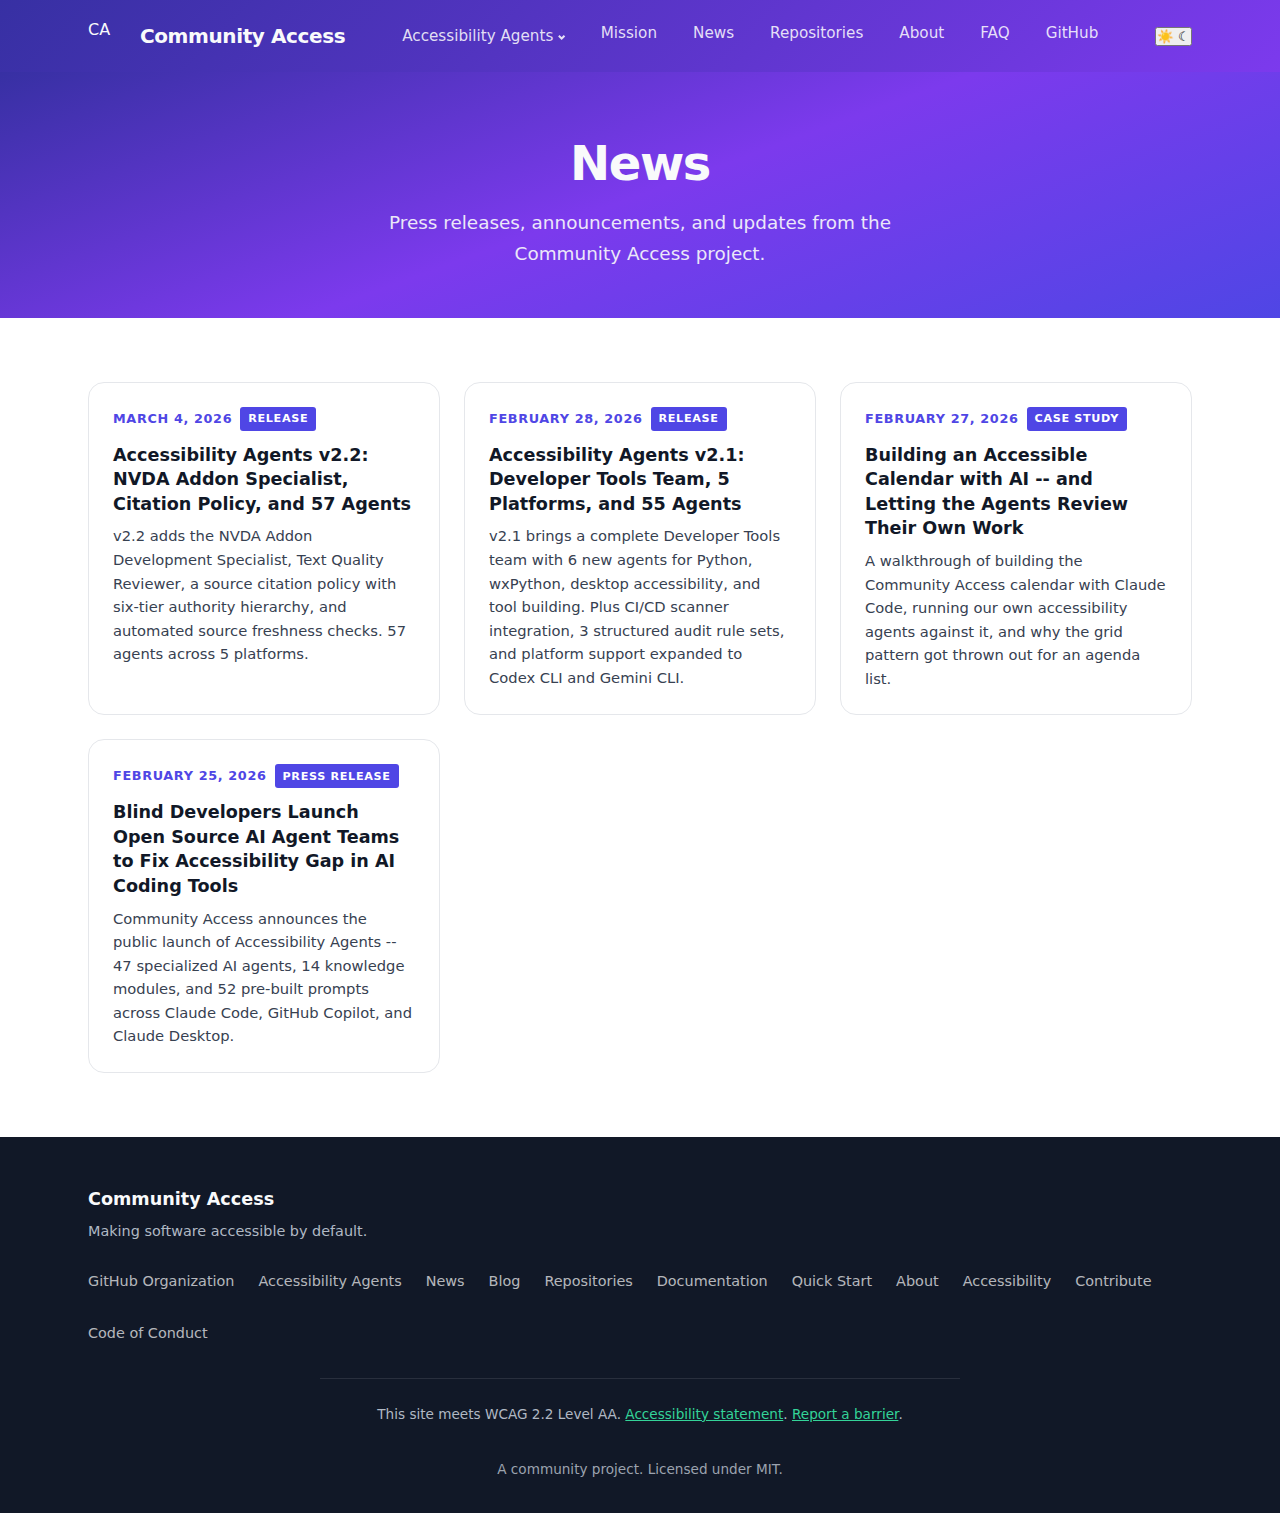
<file: news.html>
<!DOCTYPE html>
<html lang="en">
<head>
  <meta charset="UTF-8">
  <meta name="viewport" content="width=device-width, initial-scale=1.0">
  <meta name="description" content="News and press releases from Community Access -- the open source accessibility agents project.">
  <title>News -- Community Access</title>
  <link rel="icon" href="https://avatars.githubusercontent.com/u/263509777?v=4&s=32" type="image/png">
  <link rel="apple-touch-icon" href="https://avatars.githubusercontent.com/u/263509777?v=4&s=180">
  <meta property="og:title" content="News — Community Access">
  <meta property="og:description" content="News and press releases from Community Access — the open source accessibility agents project.">
  <meta property="og:image" content="https://avatars.githubusercontent.com/u/263509777?v=4&s=400">
  <meta property="og:url" content="https://community-access.github.io/news.html">
  <meta property="og:type" content="website">
  <meta name="twitter:card" content="summary">
  <link rel="stylesheet" href="styles.css">
  <link rel="alternate" type="application/rss+xml" title="Community Access RSS Feed" href="https://community-access.org/feed.xml">
  <style>
    /* === Page Header === */
    .page-header {
      background: linear-gradient(160deg, var(--ca-indigo-dark) 0%, var(--ca-violet) 50%, var(--ca-indigo) 100%);
      color: var(--ca-gray-50);
      padding: 4rem 0 3rem;
      text-align: center;
    }
    .page-header h1 {
      font-size: clamp(2rem, 4vw, 3rem);
      font-weight: 800;
      letter-spacing: -0.03em;
      line-height: 1.15;
      margin-bottom: 1rem;
    }
    .page-header p {
      font-size: 1.15rem;
      max-width: 36rem;
      margin: 0 auto;
      opacity: 0.9;
    }

    /* === News List (uses shared .news-grid / .news-card from styles.css) === */
    .news-list-section { padding: 4rem 0; }

    /* === Single Post === */
    .post-content {
      max-width: 52rem;
      margin: 0 auto;
      padding: 3rem 0 5rem;
    }
    .post-content .post-back {
      display: inline-block;
      margin-bottom: 2rem;
      color: var(--ca-indigo-light);
      text-decoration: underline;
      font-weight: 600;
      font-size: 0.95rem;
    }
    .post-content .post-back:hover { text-decoration-thickness: 2px; }
    .post-content h1 {
      font-size: clamp(1.75rem, 3.5vw, 2.5rem);
      font-weight: 800;
      color: var(--ca-gray-900);
      line-height: 1.2;
      margin-bottom: 1rem;
    }
    .post-content .post-meta {
      margin-bottom: 2rem;
      font-size: 0.85rem;
      font-weight: 600;
      color: var(--ca-gray-700);
    }
    .post-content .post-date { color: var(--ca-indigo-light); }
    .post-content .post-type { color: var(--ca-gray-700); }
    .post-body h2 {
      font-size: 1.5rem;
      font-weight: 800;
      color: var(--ca-gray-900);
      margin: 2.5rem 0 1rem;
      letter-spacing: -0.01em;
    }
    .post-body h3 {
      font-size: 1.2rem;
      font-weight: 700;
      color: var(--ca-gray-900);
      margin: 2rem 0 0.75rem;
    }
    .post-body p {
      color: var(--ca-gray-700);
      font-size: 1.05rem;
      line-height: 1.8;
      margin-bottom: 1.25rem;
    }
    .post-body ul, .post-body ol {
      margin: 1rem 0 1.25rem 1.5rem;
      color: var(--ca-gray-700);
      font-size: 1.05rem;
      line-height: 1.8;
    }
    .post-body li { margin-bottom: 0.5rem; }
    .post-body strong { color: var(--ca-gray-900); }
    .post-body a { color: var(--ca-indigo-light); text-decoration: underline; text-underline-offset: 2px; }
    .post-body a:hover { text-decoration-thickness: 2px; }
    .post-body code {
      font-family: var(--font-mono);
      background: var(--ca-gray-100);
      padding: 0.15rem 0.4rem;
      border-radius: 4px;
      font-size: 0.9em;
    }
    .post-body pre {
      background: var(--ca-gray-900);
      color: #e2e8f0;
      padding: 1.25rem 1.5rem;
      border-radius: 10px;
      overflow-x: auto;
      font-family: var(--font-mono);
      font-size: 0.9rem;
      line-height: 1.6;
      margin: 1.5rem 0;
    }
    .post-body pre code {
      background: none;
      padding: 0;
      border-radius: 0;
      font-size: inherit;
      color: inherit;
    }
    @media (prefers-color-scheme: dark) {
      .post-body pre { background: #0f172a; border: 1px solid var(--ca-gray-200); }
    }
    .post-body blockquote {
      border-left: 4px solid var(--ca-indigo-light);
      padding: 1rem 1.5rem;
      margin: 1.5rem 0;
      background: var(--ca-gray-50);
      border-radius: 0 8px 8px 0;
    }
    .post-body blockquote p { margin-bottom: 0; }

    /* === Pagination === */
    .pagination {
      max-width: 52rem;
      margin: 0 auto 3rem;
      padding-top: 1rem;
    }
    .pagination-list {
      list-style: none;
      display: flex;
      justify-content: center;
      align-items: center;
      gap: 0.35rem;
      flex-wrap: wrap;
    }
    .pagination-btn {
      display: inline-flex;
      align-items: center;
      justify-content: center;
      min-width: 2.75rem;
      height: 2.75rem;
      padding: 0.5rem 0.85rem;
      border: 2px solid var(--ca-gray-200);
      border-radius: 8px;
      background: var(--ca-white);
      color: var(--ca-gray-800);
      font-family: inherit;
      font-size: 0.95rem;
      font-weight: 600;
      text-decoration: none;
      cursor: pointer;
      transition: background var(--transition), border-color var(--transition), color var(--transition);
    }
    .pagination-btn:hover {
      background: var(--ca-gray-100);
      border-color: var(--ca-indigo-light);
      color: var(--ca-indigo-light);
    }
    .pagination-btn[aria-current="page"] {
      background: var(--ca-indigo);
      border-color: var(--ca-indigo);
      color: var(--ca-gray-50);
      cursor: default;
    }
    @media (prefers-color-scheme: dark) {
      .pagination-btn[aria-current="page"] {
        background: var(--ca-indigo-light);
        border-color: var(--ca-indigo-light);
        color: #1e1b4b;
      }
    }
    .pagination-btn:disabled {
      opacity: 0.55;
      cursor: not-allowed;
    }
    .pagination-btn:disabled:hover {
      background: var(--ca-white);
      border-color: var(--ca-gray-200);
      color: var(--ca-gray-800);
    }
    .pagination-ellipsis {
      display: inline-flex;
      align-items: center;
      justify-content: center;
      min-width: 2rem;
      height: 2.75rem;
      color: var(--ca-gray-700);
      font-weight: 600;
      user-select: none;
    }

    /* === Loading === */
    .loading {
      text-align: center;
      padding: 4rem 0;
      color: var(--ca-gray-700);
      font-size: 1.1rem;
    }

    @media (max-width: 48rem) {
      .page-header { padding: 3rem 0 2rem; }
      .post-content { padding: 2rem 0 3rem; }
    }
  </style>
</head>
<body>

<a href="#main" class="skip-link">Skip to main content</a>

<header class="site-header">
  <div class="container header-inner">
    <a href="index.html" class="logo" aria-label="Community Access home">
      <span class="logo-mark" aria-hidden="true">CA</span>
      <span class="logo-text">Community Access</span>
    </a>
    <nav class="header-nav" aria-label="Main navigation">
      <ul>
        <li class="nav-dropdown">
          <button class="nav-dropdown-toggle" aria-expanded="false">Accessibility Agents</button>
          <ul class="nav-dropdown-menu">
            <li><a href="docs.html">Documentation</a></li>
            <li><a href="index.html#agents">Agents</a></li>
            <li><a href="index.html#install">Install</a></li>
            <li><a href="index.html#contribute">Contribute</a></li>
          </ul>
        </li>
        <li><a href="index.html#mission">Mission</a></li>
        <li><a href="news.html" aria-current="page">News</a></li>
        <li><a href="repos.html">Repositories</a></li>
        <li><a href="about.html">About</a></li>
        <li><a href="index.html#faq">FAQ</a></li>
        <li><a href="https://github.com/Community-Access">GitHub</a></li>
      </ul>
    </nav>
    <button class="theme-toggle" type="button" aria-label="Switch to dark mode">
      <span class="icon-sun" aria-hidden="true">&#9728;&#65039;</span>
      <span class="icon-moon" aria-hidden="true">&#9790;&#65039;</span>
    </button>
  </div>
</header>

<main id="main">

<div id="page-header-region" class="page-header">
  <div class="container">
    <h1>News</h1>
    <p>Press releases, announcements, and updates from the Community Access project.</p>
  </div>
</div>
  <div class="container">
    <div id="news-content">
      <p class="loading">Loading posts...</p>
    </div>
    <div class="sr-only" aria-live="polite" id="news-status"></div>
  </div>
</main>

<footer class="site-footer">
  <div class="container">
    <div class="footer-inner">
      <div>
        <span style="font-weight:700; font-size:1.1rem;">Community Access</span>
        <p style="color:#b0b8c4; font-size:0.9rem; margin-top:0.25rem;">Making software accessible by default.</p>
      </div>
      <nav aria-label="Footer navigation">
        <ul class="footer-links">
          <li><a href="https://github.com/Community-Access">GitHub Organization</a></li>
          <li><a href="https://github.com/Community-Access/accessibility-agents">Accessibility Agents</a></li>
          <li><a href="news.html">News</a></li>
          <li><a href="blog.html">Blog</a></li>
          <li><a href="repos.html">Repositories</a></li>
          <li><a href="docs.html">Documentation</a></li>
          <li><a href="quickstart.html">Quick Start</a></li>
          <li><a href="about.html">About</a></li>
          <li><a href="accessibility.html">Accessibility</a></li>
          <li><a href="https://github.com/Community-Access/accessibility-agents/blob/main/CONTRIBUTING.md">Contribute</a></li>
          <li><a href="https://github.com/Community-Access/accessibility-agents/blob/main/CODE_OF_CONDUCT.md">Code of Conduct</a></li>
        </ul>
      </nav>
    </div>
    <div class="a11y-statement">
      <p>This site meets WCAG 2.2 Level AA. <a href="accessibility.html" style="color:var(--ca-emerald-light);">Accessibility statement</a>. <a href="https://github.com/Community-Access/accessibility-agents/issues" style="color:var(--ca-emerald-light);">Report a barrier</a>.</p>
    </div>
    <p class="footer-copy">A community project. Licensed under MIT.</p>
  </div>
</footer>

<script>
(function () {
  'use strict';

  // Dropdown menu
  var dropdown = document.querySelector('.nav-dropdown');
  if (dropdown) {
    var toggle = dropdown.querySelector('.nav-dropdown-toggle');
    var menu = dropdown.querySelector('.nav-dropdown-menu');
    function openMenu() { toggle.setAttribute('aria-expanded', 'true'); menu.classList.add('open'); var first = menu.querySelector('a'); if (first) first.focus(); }
    function closeMenu(ret) { toggle.setAttribute('aria-expanded', 'false'); menu.classList.remove('open'); if (ret) toggle.focus(); }
    toggle.addEventListener('click', function () { toggle.getAttribute('aria-expanded') === 'true' ? closeMenu(true) : openMenu(); });
    toggle.addEventListener('keydown', function (e) {
      if (e.key === 'ArrowDown') { e.preventDefault(); openMenu(); }
    });
    menu.addEventListener('keydown', function (e) {
      var links = menu.querySelectorAll('a');
      var idx = Array.prototype.indexOf.call(links, document.activeElement);
      if (e.key === 'ArrowDown') { e.preventDefault(); if (idx < links.length - 1) links[idx + 1].focus(); }
      else if (e.key === 'ArrowUp') { e.preventDefault(); if (idx > 0) links[idx - 1].focus(); else toggle.focus(); }
      else if (e.key === 'Escape') { e.preventDefault(); closeMenu(true); }
    });
    document.addEventListener('click', function (e) { if (!dropdown.contains(e.target)) closeMenu(false); });
  }

  // Simple markdown to HTML converter
  function md(text) {
    // Remove the H1 title (first line starting with #) - we render it separately
    var lines = text.split('\n');
    var titleLine = -1;
    for (var i = 0; i < lines.length; i++) {
      if (lines[i].match(/^# /)) { titleLine = i; break; }
    }
    if (titleLine >= 0) lines.splice(titleLine, 1);
    text = lines.join('\n');

    var html = text
      // Code blocks
      .replace(/```(\w*)\n([\s\S]*?)```/g, function (m, lang, code) {
        return '<pre><code>' + code.replace(/</g, '&lt;').replace(/>/g, '&gt;').trim() + '</code></pre>';
      })
      // Headers
      .replace(/^### (.+)$/gm, '<h3>$1</h3>')
      .replace(/^## (.+)$/gm, '<h2>$1</h2>')
      // Bold
      .replace(/\*\*(.+?)\*\*/g, '<strong>$1</strong>')
      // Italic
      .replace(/\*(.+?)\*/g, '<em>$1</em>')
      // Links
      .replace(/\[([^\]]+)\]\(([^)]+)\)/g, '<a href="$2">$1</a>')
      // Bare URLs
      .replace(/(^|[^"(])((https?:\/\/)[^\s<]+)/gm, '$1<a href="$2">$2</a>')
      // Unordered lists
      .replace(/^- (.+)$/gm, '<li>$1</li>')
      // Inline code
      .replace(/`([^`]+)`/g, '<code>$1</code>')
      // Paragraphs
      .replace(/\n\n+/g, '\n\n');

    // Wrap loose li elements in ul
    html = html.replace(/((?:<li>.*<\/li>\n?)+)/g, '<ul>$1</ul>');

    // Wrap remaining text blocks in p tags
    var blocks = html.split('\n\n');
    html = blocks.map(function (block) {
      block = block.trim();
      if (!block) return '';
      if (block.match(/^<(h[23]|ul|ol|pre|blockquote)/)) return block;
      if (block.match(/^<li/)) return '<ul>' + block + '</ul>';
      return '<p>' + block.replace(/\n/g, '<br>') + '</p>';
    }).join('\n');

    return html;
  }

  // Format date
  function formatDate(dateStr) {
    var d = new Date(dateStr + 'T12:00:00');
    var months = ['January','February','March','April','May','June','July','August','September','October','November','December'];
    return months[d.getMonth()] + ' ' + d.getDate() + ', ' + d.getFullYear();
  }

  // Get slug from URL hash
  function getSlug() {
    var hash = window.location.hash;
    if (hash && hash.indexOf('#post/') === 0) return hash.substring(6);
    return null;
  }

  var container = document.getElementById('news-content');
  var headerRegion = document.getElementById('page-header-region');
  var POSTS_PER_PAGE = 6;

  // Get current page from URL query parameter
  function getCurrentPage() {
    var params = new URLSearchParams(window.location.search);
    var p = parseInt(params.get('page'), 10);
    return (p && p > 0) ? p : 1;
  }

  // Update URL without full reload
  function setPageURL(page) {
    var url = new URL(window.location);
    if (page <= 1) {
      url.searchParams.delete('page');
    } else {
      url.searchParams.set('page', page);
    }
    // Remove hash when on list view
    url.hash = '';
    history.pushState(null, '', url);
  }

  // Build pagination range with ellipsis
  function getPageRange(current, total) {
    if (total <= 7) {
      var arr = [];
      for (var i = 1; i <= total; i++) arr.push(i);
      return arr;
    }
    var pages = [1];
    var start = Math.max(2, current - 1);
    var end = Math.min(total - 1, current + 1);
    if (start > 2) pages.push('...');
    for (var j = start; j <= end; j++) pages.push(j);
    if (end < total - 1) pages.push('...');
    pages.push(total);
    return pages;
  }

  var ORG = 'Community-Access';

  // Fetch manual posts from posts.json
  var postsPromise = fetch('posts/posts.json')
    .then(function (r) { return r.json(); })
    .then(function (posts) {
      return posts.map(function (p) {
        return { date: p.date, sortKey: p.date, title: p.title, summary: p.summary, type: p.type || '', repo: '', slug: p.slug, url: '#post/' + p.slug };
      });
    })
    .catch(function () { return []; });

  // Fetch releases from all org repos
  var releasesPromise = fetch('https://api.github.com/orgs/' + ORG + '/repos?type=sources&per_page=100', {
      headers: { 'Accept': 'application/vnd.github+json' }
    })
    .then(function (r) { return r.json(); })
    .then(function (repos) {
      if (!Array.isArray(repos)) return [];
      var fetches = repos
        .filter(function (r) { return !r.fork; })
        .map(function (repo) {
          return fetch('https://api.github.com/repos/' + repo.full_name + '/releases?per_page=5', {
            headers: { 'Accept': 'application/vnd.github+json' }
          })
          .then(function (r) { return r.json(); })
          .then(function (releases) {
            if (!Array.isArray(releases)) return [];
            return releases.map(function (rel) {
              var sortKey = rel.published_at || rel.created_at;
              var date = sortKey.slice(0, 10);
              var body = rel.body || '';
              var summary = body.length > 150 ? body.slice(0, 150) + '...' : body;
              summary = summary.replace(/[#*_`\[\]]/g, '').replace(/\n/g, ' ').trim();
              return { date: date, sortKey: sortKey, title: rel.name || rel.tag_name, summary: summary || 'New release published.', type: 'Release', repo: repo.name, slug: null, url: rel.html_url };
            });
          })
          .catch(function () { return []; });
        });
      return Promise.all(fetches).then(function (results) {
        return results.reduce(function (acc, arr) { return acc.concat(arr); }, []);
      });
    })
    .catch(function () { return []; });

  // Combine posts + releases (deduplicate releases covered by manual posts)
  Promise.all([postsPromise, releasesPromise])
    .then(function (results) {
      var manualPosts = results[0];
      var releases = results[1];
      var postTitlesLower = manualPosts.map(function (p) { return p.title.toLowerCase(); });
      releases = releases.filter(function (rel) {
        var t = rel.title.toLowerCase();
        return !postTitlesLower.some(function (pt) { return pt.indexOf(t) !== -1; });
      });
      var posts = manualPosts.concat(releases);
      posts.sort(function (a, b) { return b.sortKey.localeCompare(a.sortKey); });

      function renderList() {
        headerRegion.querySelector('h1').textContent = 'News';
        document.title = 'News -- Community Access';

        if (posts.length === 0) {
          container.innerHTML = '<p class="loading">No posts yet. Check back soon.</p>';
          return;
        }

        var currentPage = getCurrentPage();
        var totalPages = Math.ceil(posts.length / POSTS_PER_PAGE);
        if (currentPage > totalPages) currentPage = totalPages;
        var startIdx = (currentPage - 1) * POSTS_PER_PAGE;
        var pagePosts = posts.slice(startIdx, startIdx + POSTS_PER_PAGE);

        var html = '<div class="news-list-section"><div class="news-grid">';
        pagePosts.forEach(function (post) {
          html += '<article class="news-card">';
          html += '<div class="news-card-meta">';
          html += '<time class="news-card-date" datetime="' + post.date + '">' + formatDate(post.date) + '</time>';
          if (post.type) html += '<span class="news-badge news-badge-type">' + post.type + '</span>';
          if (post.repo) html += '<span class="news-badge news-badge-repo">' + post.repo + '</span>';
          html += '</div>';
          html += '<h2 class="news-card-title"><a href="' + post.url + '">' + post.title + '</a></h2>';
          html += '<p class="news-card-summary">' + post.summary + '</p>';
          html += '</article>';
        });
        html += '</div></div>';

        // Pagination controls
        if (totalPages > 1) {
          html += '<nav class="pagination" aria-label="News pagination">';
          html += '<ul class="pagination-list">';
          html += '<li><button class="pagination-btn" data-page="' + (currentPage - 1) + '"' + (currentPage === 1 ? ' disabled' : '') + ' aria-label="Previous page">Previous</button></li>';
          var range = getPageRange(currentPage, totalPages);
          range.forEach(function (p) {
            if (p === '...') {
              html += '<li><span class="pagination-ellipsis" aria-hidden="true">&hellip;</span></li>';
            } else {
              html += '<li><button class="pagination-btn" data-page="' + p + '"';
              if (p === currentPage) html += ' aria-current="page"';
              html += ' aria-label="Page ' + p + '">' + p + '</button></li>';
            }
          });
          html += '<li><button class="pagination-btn" data-page="' + (currentPage + 1) + '"' + (currentPage === totalPages ? ' disabled' : '') + ' aria-label="Next page">Next</button></li>';
          html += '</ul>';
          html += '</nav>';
        }

        container.innerHTML = html;

        // Bind pagination clicks
        var buttons = container.querySelectorAll('.pagination-btn[data-page]');
        buttons.forEach(function (btn) {
          btn.addEventListener('click', function () {
            if (btn.disabled) return;
            var page = parseInt(btn.getAttribute('data-page'), 10);
            if (page === currentPage) return;
            setPageURL(page);
            renderList();
            window.scrollTo(0, 0);
            // Focus the newly active page button in the pagination
            var active = container.querySelector('.pagination-btn[aria-current="page"]');
            if (active) { active.focus(); }
          });
        });

        var ns = document.getElementById('news-status');
        if (ns) ns.textContent = 'Page ' + currentPage + ' of ' + totalPages + ', showing ' + pagePosts.length + ' articles';
      }

      function renderPost(slug) {
        var post = null;
        for (var i = 0; i < posts.length; i++) {
          if (posts[i].slug && posts[i].slug === slug) { post = posts[i]; break; }
        }
        if (!post) {
          container.innerHTML = '<div class="post-content"><p>Post not found. <a href="news.html">Back to News</a></p></div>';
          return;
        }

        document.title = post.title + ' -- Community Access';
        headerRegion.querySelector('h1').textContent = post.type || 'News';

        container.innerHTML = '<div class="post-content"><p class="loading">Loading article...</p></div>';

        fetch('posts/' + slug + '.md')
          .then(function (r) { return r.text(); })
          .then(function (text) {
            // Extract title from first H1
            var titleMatch = text.match(/^# (.+)$/m);
            var title = titleMatch ? titleMatch[1] : post.title;

            var html = '<article class="post-content">';
            html += '<a href="news.html" class="post-back">Back to News</a>';
            html += '<h1>' + title + '</h1>';
            html += '<p class="post-meta"><time class="post-date" datetime="' + post.date + '">' + formatDate(post.date) + '</time>';
            if (post.type) html += ' <span class="post-type">' + post.type + '</span>';
            html += '</p>';
            html += '<div class="post-body">' + md(text) + '</div>';
            html += '</article>';
            container.innerHTML = html;
            var heading = container.querySelector('h1');
            if (heading) { heading.setAttribute('tabindex', '-1'); heading.focus(); }
            var ns = document.getElementById('news-status');
            if (ns) ns.textContent = 'Loaded: ' + title;
            window.scrollTo(0, 0);
          })
          .catch(function () {
            container.innerHTML = '<div class="post-content"><p>Error loading article. <a href="news.html">Back to News</a></p></div>';
          });
      }

      // Route
      function route() {
        var slug = getSlug();
        if (slug) {
          renderPost(slug);
        } else {
          renderList();
        }
      }

      route();
      window.addEventListener('hashchange', route);
      window.addEventListener('popstate', function () {
        if (!getSlug()) renderList();
      });
    })
    .catch(function () {
      container.innerHTML = '<p class="loading">Unable to load posts. Please try again later.</p>';
    });
})();
</script>
</body>
</html>
</file>
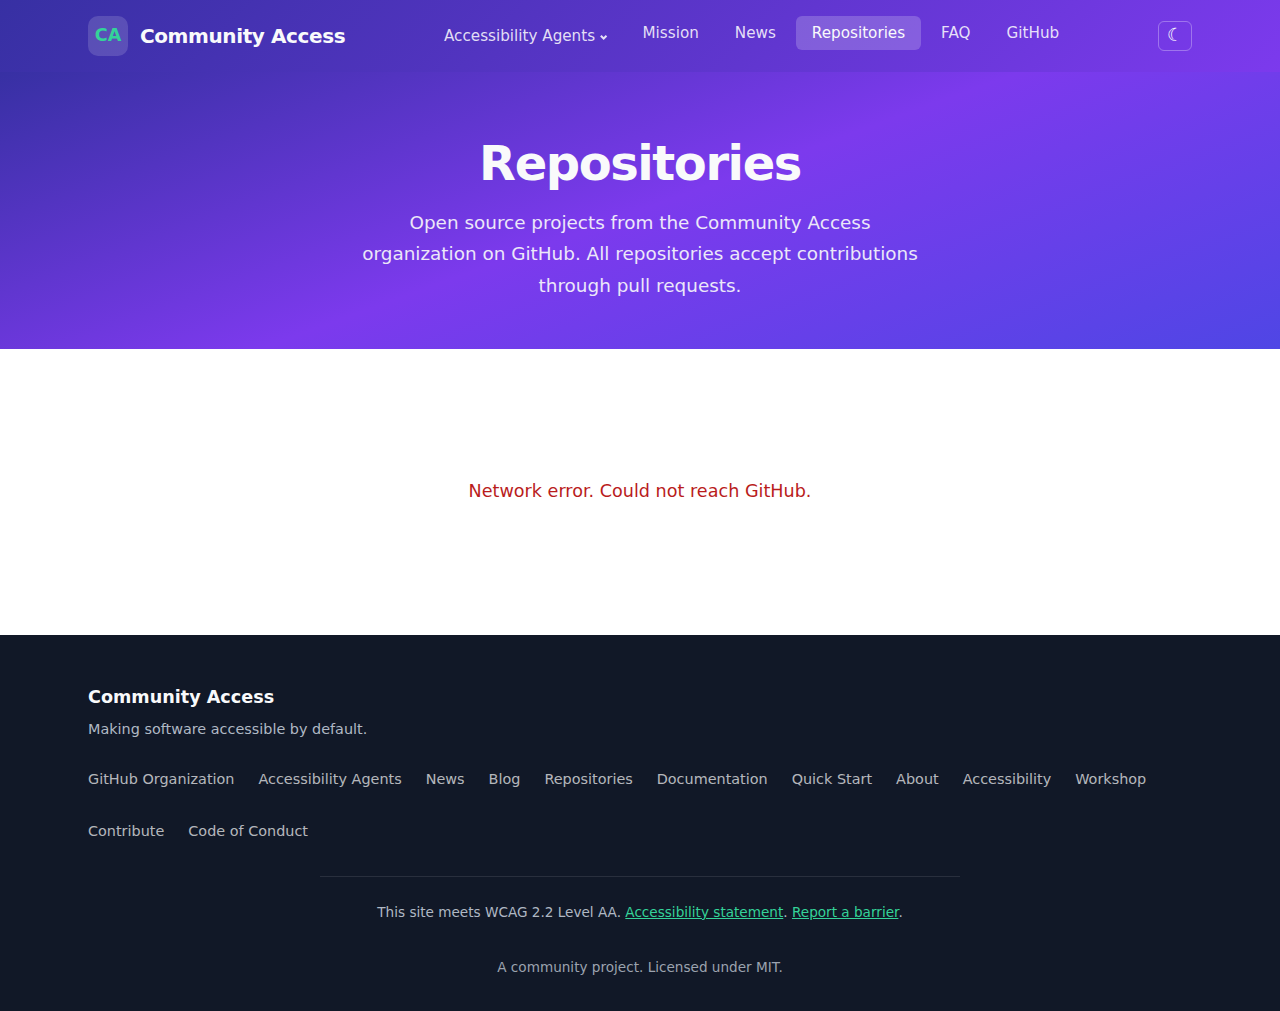
<file: repos.html>
<!DOCTYPE html>
<html lang="en">
<head>
  <meta charset="UTF-8">
  <meta name="viewport" content="width=device-width, initial-scale=1.0">
  <meta name="description" content="Public repositories from the Community Access GitHub organization -- accessibility tools, workshops, and open source projects.">
  <title>Repositories -- Community Access</title>
  <link rel="icon" href="https://avatars.githubusercontent.com/u/263509777?v=4&s=32" type="image/png">
  <link rel="apple-touch-icon" href="https://avatars.githubusercontent.com/u/263509777?v=4&s=180">
  <meta property="og:title" content="Repositories — Community Access">
  <meta property="og:description" content="Public repositories from the Community Access GitHub organization — accessibility tools, workshops, and open source projects.">
  <meta property="og:image" content="https://avatars.githubusercontent.com/u/263509777?v=4&s=400">
  <meta property="og:url" content="https://community-access.github.io/repos.html">
  <meta property="og:type" content="website">
  <meta name="twitter:card" content="summary">
  <style>
    /* === Reset & Base === */
    *, *::before, *::after { box-sizing: border-box; margin: 0; padding: 0; }

    :root {
      --ca-indigo: #4f46e5;
      --ca-indigo-light: #4f46e5;
      --ca-indigo-dark: #3730a3;
      --ca-violet: #7c3aed;
      --ca-emerald: #059669;
      --ca-emerald-light: #34d399;
      --ca-white: #ffffff;
      --ca-gray-50: #f9fafb;
      --ca-gray-100: #f3f4f6;
      --ca-gray-200: #e5e7eb;
      --ca-gray-700: #374151;
      --ca-gray-800: #1f2937;
      --ca-gray-900: #111827;
      --ca-focus: #f59e0b;
      --font-sans: system-ui, -apple-system, 'Segoe UI', Roboto, 'Helvetica Neue', Arial, sans-serif;
      --font-mono: 'SF Mono', 'Cascadia Code', 'Fira Code', Consolas, monospace;
      --max-width: 72rem;
      --transition: 0.2s ease;
    }

    @media (prefers-color-scheme: dark) {
      :root {
        --ca-white: #111827;
        --ca-gray-50: #1f2937;
        --ca-gray-100: #1f2937;
        --ca-gray-200: #374151;
        --ca-gray-700: #d1d5db;
        --ca-gray-800: #e5e7eb;
        --ca-gray-900: #f9fafb;
        --ca-indigo-light: #818cf8;
      }
    }

    @media (prefers-reduced-motion: reduce) {
      *, *::before, *::after {
        animation-duration: 0.01ms !important;
        transition-duration: 0.01ms !important;
      }
    }

    html { font-size: 100%; }
    @media (prefers-reduced-motion: no-preference) {
      html { scroll-behavior: smooth; }
    }

    body {
      font-family: var(--font-sans);
      color: var(--ca-gray-800);
      background: var(--ca-white);
      line-height: 1.7;
      -webkit-font-smoothing: antialiased;
    }

    :focus-visible {
      outline: 3px solid var(--ca-focus);
      outline-offset: 3px;
      border-radius: 4px;
    }

    .skip-link {
      position: absolute;
      top: -100%;
      left: 1rem;
      background: var(--ca-gray-900);
      color: var(--ca-gray-50);
      padding: 0.75rem 1.5rem;
      border-radius: 0 0 8px 8px;
      font-weight: 600;
      z-index: 1000;
      text-decoration: none;
      transition: top var(--transition);
    }
    .skip-link:focus { top: 0; outline: 3px solid var(--ca-focus); outline-offset: 2px; }

    .container { max-width: var(--max-width); margin: 0 auto; padding: 0 1.5rem; }

    /* === Header === */
    .site-header {
      background: linear-gradient(135deg, var(--ca-indigo-dark) 0%, var(--ca-violet) 100%);
      color: var(--ca-gray-50);
      padding: 1rem 0;
      position: sticky;
      top: 0;
      z-index: 100;
    }
    .header-inner { display: flex; align-items: center; justify-content: space-between; flex-wrap: wrap; gap: 1rem; }
    .logo { display: flex; align-items: center; gap: 0.75rem; text-decoration: none; color: inherit; }
    .logo-mark { width: 2.5rem; height: 2.5rem; background: rgba(255,255,255,0.15); border-radius: 10px; display: flex; align-items: center; justify-content: center; font-size: 1.1rem; font-weight: 800; color: var(--ca-emerald-light); }
    .logo-text { font-size: 1.25rem; font-weight: 700; letter-spacing: -0.02em; }
    .header-nav > ul { list-style: none; display: flex; gap: 0.25rem; flex-wrap: wrap; }
    .header-nav a { color: rgba(255,255,255,0.85); text-decoration: none; padding: 0.5rem 1rem; border-radius: 6px; font-size: 0.95rem; font-weight: 500; transition: background var(--transition), color var(--transition); }
    .header-nav a:hover, .header-nav a:focus-visible { background: rgba(255,255,255,0.15); color: var(--ca-gray-50); }
    .header-nav a[aria-current="page"] { background: rgba(255,255,255,0.2); color: var(--ca-gray-50); }

    .nav-dropdown { position: relative; }
    .nav-dropdown-toggle { background: none; border: none; color: rgba(255,255,255,0.85); padding: 0.5rem 1rem; border-radius: 6px; font-family: inherit; font-size: 0.95rem; font-weight: 500; cursor: pointer; transition: background var(--transition), color var(--transition); }
    .nav-dropdown-toggle::after { content: ''; display: inline-block; width: 0.35em; height: 0.35em; border-right: 2px solid currentColor; border-bottom: 2px solid currentColor; transform: rotate(45deg); margin-left: 0.4em; vertical-align: middle; transition: transform var(--transition); }
    .nav-dropdown-toggle[aria-expanded="true"]::after { transform: rotate(-135deg); }
    .nav-dropdown-toggle:hover, .nav-dropdown-toggle:focus-visible { background: rgba(255,255,255,0.15); color: var(--ca-gray-50); }
    .header-nav .nav-dropdown-menu { display: none; position: absolute; top: 100%; left: 0; min-width: 12rem; background: var(--ca-indigo-dark); border: 1px solid rgba(255,255,255,0.15); border-radius: 8px; padding: 0.4rem 0; margin-top: 0.25rem; box-shadow: 0 8px 24px rgba(0,0,0,0.3); z-index: 200; list-style: none; }
    .header-nav .nav-dropdown-menu.open { display: block; }
    .nav-dropdown-menu a { display: block; padding: 0.5rem 1.25rem; border-radius: 0; font-size: 0.92rem; }
    .nav-dropdown-menu a:hover, .nav-dropdown-menu a:focus-visible { background: rgba(255,255,255,0.18); border-left: 3px solid rgba(255,255,255,0.5); }

    /* === Page Header === */
    .page-header {
      background: linear-gradient(160deg, var(--ca-indigo-dark) 0%, var(--ca-violet) 50%, var(--ca-indigo) 100%);
      color: var(--ca-gray-50);
      padding: 4rem 0 3rem;
      text-align: center;
    }
    .page-header h1 {
      font-size: clamp(2rem, 4vw, 3rem);
      font-weight: 800;
      letter-spacing: -0.03em;
      line-height: 1.15;
      margin-bottom: 1rem;
    }
    .page-header p {
      font-size: 1.15rem;
      max-width: 36rem;
      margin: 0 auto;
      opacity: 0.9;
    }

    /* === Repo Cards === */
    .repos-section { padding: 4rem 0; }
    .repo-list { list-style: none; display: grid; grid-template-columns: repeat(auto-fill, minmax(22rem, 1fr)); gap: 1.5rem; max-width: 64rem; margin: 0 auto; }
    .repo-card {
      background: var(--ca-white);
      border: 1px solid var(--ca-gray-200);
      border-radius: 16px;
      padding: 1.5rem;
      transition: transform var(--transition), box-shadow var(--transition);
      display: flex;
      flex-direction: column;
    }
    .repo-card:hover {
      transform: translateY(-2px);
      box-shadow: 0 8px 25px rgba(0,0,0,0.08);
    }
    .repo-name {
      font-size: 1.2rem;
      font-weight: 800;
      color: var(--ca-gray-900);
      margin-bottom: 0.5rem;
      line-height: 1.3;
    }
    .repo-name a {
      color: var(--ca-indigo-light);
      text-decoration: underline;
      text-underline-offset: 2px;
    }
    .repo-name a:hover { text-decoration-thickness: 2px; }
    .repo-desc {
      color: var(--ca-gray-700);
      font-size: 0.95rem;
      line-height: 1.6;
      margin-bottom: 1rem;
      flex-grow: 1;
    }
    .repo-meta {
      display: flex;
      flex-wrap: wrap;
      gap: 1rem;
      font-size: 0.85rem;
      color: var(--ca-gray-700);
      align-items: center;
      margin-bottom: 0.75rem;
    }
    .repo-meta span { display: inline-flex; align-items: center; gap: 0.25rem; }
    .lang-dot { width: 0.75rem; height: 0.75rem; border-radius: 50%; display: inline-block; flex-shrink: 0; }
    .repo-topics { display: flex; flex-wrap: wrap; gap: 0.375rem; }
    .topic-tag { background: var(--ca-gray-100); color: var(--ca-indigo-light); padding: 0.125rem 0.5rem; border-radius: 1rem; font-size: 0.75rem; font-weight: 500; }
    .repo-contribute { margin-top: 0.75rem; font-size: 0.8rem; color: var(--ca-gray-700); opacity: 0.8; }
    .repo-contribute a { color: var(--ca-indigo-light); }

    /* === Loading / Error === */
    .loading {
      text-align: center;
      padding: 4rem 0;
      color: var(--ca-gray-700);
      font-size: 1.1rem;
    }
    .error {
      text-align: center;
      padding: 4rem 0;
      color: #b91c1c;
      font-size: 1.1rem;
    }

    /* === Footer === */
    .site-footer { background: var(--ca-gray-900); color: var(--ca-gray-50); padding: 3rem 0 2rem; }
    @media (prefers-color-scheme: dark) { .site-footer { background: #0f172a; border-top: 1px solid var(--ca-gray-200); } }
    .footer-inner { display: flex; justify-content: space-between; align-items: center; flex-wrap: wrap; gap: 1.5rem; }
    .footer-links { list-style: none; display: flex; gap: 1.5rem; flex-wrap: wrap; }
    .footer-links a { color: rgba(255,255,255,0.7); text-decoration: none; font-size: 0.9rem; transition: color var(--transition); }
    .footer-links a:hover, .footer-links a:focus-visible { color: var(--ca-gray-50); text-decoration: underline; text-underline-offset: 2px; }
    .a11y-statement { border-top: 1px solid rgba(255,255,255,0.1); margin-top: 2rem; padding-top: 1.5rem; font-size: 0.85rem; color: #b0b8c4; text-align: center; max-width: 40rem; margin-left: auto; margin-right: auto; }
    .footer-copy { font-size: 0.85rem; color: #9ca3af; margin-top: 2rem; text-align: center; }
    .sr-only { position: absolute; width: 1px; height: 1px; padding: 0; margin: -1px; overflow: hidden; clip: rect(0,0,0,0); white-space: nowrap; border: 0; }

    @media (max-width: 48rem) {
      .page-header { padding: 3rem 0 2rem; }
      .repo-list { grid-template-columns: 1fr; }
    }
    .theme-toggle {
      background: none;
      border: 1px solid rgba(255,255,255,0.3);
      border-radius: 6px;
      color: #fff;
      cursor: pointer;
      padding: 0.35rem 0.5rem;
      font-size: 1.1rem;
      line-height: 1;
      transition: background 0.2s ease, border-color 0.2s ease;
      display: flex;
      align-items: center;
      gap: 0.25rem;
    }
    .theme-toggle:hover { background: rgba(255,255,255,0.15); border-color: rgba(255,255,255,0.5); }
    .theme-toggle:focus-visible { outline: 3px solid var(--ca-focus); outline-offset: 2px; }
    .theme-toggle .icon-sun, .theme-toggle .icon-moon { display: none; }
    .theme-toggle .icon-moon { display: inline; }
    html[data-theme="dark"] .theme-toggle .icon-sun { display: inline; }
    html[data-theme="dark"] .theme-toggle .icon-moon { display: none; }
    html[data-theme="light"] .theme-toggle .icon-moon { display: inline; }
    html[data-theme="light"] .theme-toggle .icon-sun { display: none; }
    @media (prefers-color-scheme: dark) {
      .theme-toggle .icon-sun { display: inline; }
      .theme-toggle .icon-moon { display: none; }
    }
    html[data-theme="dark"] {
      --ca-white: #111827; --ca-gray-50: #1f2937; --ca-gray-100: #1f2937;
      --ca-gray-200: #374151; --ca-gray-700: #d1d5db; --ca-gray-800: #e5e7eb;
      --ca-gray-900: #f9fafb; --ca-indigo-light: #818cf8;
    }
    html[data-theme="light"] {
      --ca-white: #ffffff; --ca-gray-50: #f9fafb; --ca-gray-100: #f3f4f6;
      --ca-gray-200: #e5e7eb; --ca-gray-700: #374151; --ca-gray-800: #1f2937;
      --ca-gray-900: #111827; --ca-indigo-light: #4f46e5;
    }
  </style>
</head>
<body>

<a href="#main" class="skip-link">Skip to main content</a>

<header class="site-header">
  <div class="container header-inner">
    <a href="index.html" class="logo" aria-label="Community Access home">
      <span class="logo-mark" aria-hidden="true">CA</span>
      <span class="logo-text">Community Access</span>
    </a>
    <nav class="header-nav" aria-label="Main navigation">
      <ul>
        <li class="nav-dropdown">
          <button class="nav-dropdown-toggle" aria-expanded="false">Accessibility Agents</button>
          <ul class="nav-dropdown-menu">
            <li><a href="docs.html">Documentation</a></li>
            <li><a href="index.html#agents">Agents</a></li>
            <li><a href="index.html#install">Install</a></li>
            <li><a href="index.html#contribute">Contribute</a></li>
          </ul>
        </li>
        <li><a href="index.html#mission">Mission</a></li>
        <li><a href="news.html">News</a></li>
        <li><a href="repos.html" aria-current="page">Repositories</a></li>
        <li><a href="index.html#faq">FAQ</a></li>
        <li><a href="https://github.com/Community-Access">GitHub</a></li>
      </ul>
    </nav>
    <button class="theme-toggle" type="button" aria-label="Switch to dark mode">
      <span class="icon-sun" aria-hidden="true">&#9728;&#65039;</span>
      <span class="icon-moon" aria-hidden="true">&#9790;&#65039;</span>
    </button>
  </div>
</header>

<main id="main">

<div class="page-header">
  <div class="container">
    <h1>Repositories</h1>
    <p>Open source projects from the Community Access organization on GitHub. All repositories accept contributions through pull requests.</p>
  </div>
</div>

<section class="repos-section">
  <div class="container">
    <div id="repo-container" aria-live="polite">
      <p class="loading" role="status">Loading repositories&hellip;</p>
    </div>
  </div>
</section>

</main>

<footer class="site-footer">
  <div class="container">
    <div class="footer-inner">
      <div>
        <span style="font-weight:700; font-size:1.1rem;">Community Access</span>
        <p style="color:#b0b8c4; font-size:0.9rem; margin-top:0.25rem;">Making software accessible by default.</p>
      </div>
      <nav aria-label="Footer navigation">
        <ul class="footer-links">
          <li><a href="https://github.com/Community-Access">GitHub Organization</a></li>
          <li><a href="https://github.com/Community-Access/accessibility-agents">Accessibility Agents</a></li>
          <li><a href="news.html">News</a></li>
          <li><a href="blog.html">Blog</a></li>
          <li><a href="repos.html">Repositories</a></li>
          <li><a href="docs.html">Documentation</a></li>
          <li><a href="quickstart.html">Quick Start</a></li>
          <li><a href="about.html">About</a></li>
          <li><a href="accessibility.html">Accessibility</a></li>
          <li><a href="https://community-access.org/git-going-with-github/">Workshop</a></li>
          <li><a href="https://github.com/Community-Access/accessibility-agents/blob/main/CONTRIBUTING.md">Contribute</a></li>
          <li><a href="https://github.com/Community-Access/accessibility-agents/blob/main/CODE_OF_CONDUCT.md">Code of Conduct</a></li>
        </ul>
      </nav>
    </div>
    <div class="a11y-statement">
      <p>This site meets WCAG 2.2 Level AA. <a href="accessibility.html" style="color:var(--ca-emerald-light);">Accessibility statement</a>. <a href="https://github.com/Community-Access/accessibility-agents/issues" style="color:var(--ca-emerald-light);">Report a barrier</a>.</p>
    </div>
    <p class="footer-copy">A community project. Licensed under MIT.</p>
  </div>
</footer>

<script src="main.js"></script>
<script>
(function () {
  "use strict";

  var ORG = "Community-Access";
  var API_URL = "https://api.github.com/orgs/" + encodeURIComponent(ORG) + "/repos?type=public&sort=updated&per_page=100";

  var LANG_COLORS = {
    JavaScript: "#f1e05a",
    TypeScript: "#3178c6",
    Python: "#3572a5",
    HTML: "#e34c26",
    CSS: "#563d7c",
    Shell: "#89e051",
    Ruby: "#701516",
    Go: "#00add8",
    Rust: "#dea584"
  };

  function escapeHTML(str) {
    if (!str) return "";
    var div = document.createElement("div");
    div.appendChild(document.createTextNode(str));
    return div.innerHTML;
  }

  function renderRepos(repos) {
    var container = document.getElementById("repo-container");

    var HIDDEN_REPOS = [".github", "community-access.github.io"];

    var publicRepos = repos.filter(function (r) {
      return !r.private && !r.archived && HIDDEN_REPOS.indexOf(r.name) === -1;
    });

    if (publicRepos.length === 0) {
      container.innerHTML = '<p class="error" role="alert">No public repositories found.</p>';
      return;
    }

    publicRepos.sort(function (a, b) {
      if (b.stargazers_count !== a.stargazers_count) {
        return b.stargazers_count - a.stargazers_count;
      }
      return new Date(b.updated_at) - new Date(a.updated_at);
    });

    var status = document.createElement("p");
    status.setAttribute("role", "status");
    status.className = "sr-only";
    status.textContent = publicRepos.length + " public repositories loaded.";

    var list = document.createElement("ul");
    list.className = "repo-list";
    list.setAttribute("aria-label", "Public repositories");

    publicRepos.forEach(function (repo) {
      var li = document.createElement("li");
      li.className = "repo-card";

      var name = '<h2 class="repo-name"><a href="' + escapeHTML(repo.html_url) + '">' + escapeHTML(repo.name) + '</a></h2>';

      var desc = repo.description
        ? '<p class="repo-desc">' + escapeHTML(repo.description) + '</p>'
        : '<p class="repo-desc" style="font-style:italic;opacity:0.6;">No description provided.</p>';

      var meta = '<div class="repo-meta">';

      if (repo.language) {
        var color = LANG_COLORS[repo.language] || "#888";
        meta += '<span><span class="lang-dot" style="background:' + escapeHTML(color) + '" aria-hidden="true"></span> ' + escapeHTML(repo.language) + '</span>';
      }

      meta += '<span aria-label="' + repo.stargazers_count + ' stars">&#9733; ' + repo.stargazers_count + '</span>';
      meta += '<span aria-label="' + repo.forks_count + ' forks">&#9906; ' + repo.forks_count + '</span>';

      if (repo.license && repo.license.spdx_id && repo.license.spdx_id !== "NOASSERTION") {
        meta += '<span aria-label="License: ' + escapeHTML(repo.license.spdx_id) + '">&#9878; ' + escapeHTML(repo.license.spdx_id) + '</span>';
      }

      meta += '</div>';

      var topics = '';
      if (repo.topics && repo.topics.length > 0) {
        topics = '<div class="repo-topics" aria-label="Topics">';
        repo.topics.forEach(function (t) {
          topics += '<span class="topic-tag">' + escapeHTML(t) + '</span>';
        });
        topics += '</div>';
      }

      li.innerHTML = name + desc + meta + topics
        + '<p class="repo-contribute">Contributions welcome via <a href="' + escapeHTML(repo.html_url) + '/pulls">pull request</a>.</p>';
      list.appendChild(li);
    });

    container.innerHTML = "";
    container.appendChild(status);
    container.appendChild(list);
  }

  function showError(message) {
    var container = document.getElementById("repo-container");
    container.innerHTML = '<p class="error" role="alert">' + escapeHTML(message) + '</p>';
  }

  var xhr = new XMLHttpRequest();
  xhr.open("GET", API_URL);
  xhr.setRequestHeader("Accept", "application/vnd.github.mercy-preview+json");
  xhr.onload = function () {
    if (xhr.status >= 200 && xhr.status < 300) {
      try {
        var data = JSON.parse(xhr.responseText);
        renderRepos(data);
      } catch (e) {
        showError("Failed to parse repository data.");
      }
    } else if (xhr.status === 403) {
      showError("GitHub API rate limit reached. Please try again later.");
    } else {
      showError("Failed to load repositories (HTTP " + xhr.status + ").");
    }
  };
  xhr.onerror = function () {
    showError("Network error. Could not reach GitHub.");
  };
  xhr.send();
})();
</script>
</body>
</html>
</file>
<file: styles.css>
/* === Reset & Base === */
*, *::before, *::after { box-sizing: border-box; margin: 0; padding: 0; }

:root {
  --ca-indigo: #4f46e5;
  --ca-indigo-light: #4f46e5;
  --ca-indigo-dark: #3730a3;
  --ca-violet: #7c3aed;
  --ca-emerald: #059669;
  --ca-emerald-light: #34d399;
  --ca-white: #ffffff;
  --ca-gray-50: #f9fafb;
  --ca-gray-100: #f3f4f6;
  --ca-gray-200: #e5e7eb;
  --ca-gray-700: #374151;
  --ca-gray-800: #1f2937;
  --ca-gray-900: #111827;
  --ca-focus: #f59e0b;
  --font-sans: system-ui, -apple-system, 'Segoe UI', Roboto, 'Helvetica Neue', Arial, sans-serif;
  --font-mono: 'SF Mono', 'Cascadia Code', 'Fira Code', Consolas, monospace;
  --max-width: 72rem;
  --transition: 0.2s ease;
}

@media (prefers-color-scheme: dark) {
  :root {
    --ca-white: #111827;
    --ca-gray-50: #1f2937;
    --ca-gray-100: #1f2937;
    --ca-gray-200: #374151;
    --ca-gray-700: #d1d5db;
    --ca-gray-800: #e5e7eb;
    --ca-gray-900: #f9fafb;
    --ca-indigo-light: #818cf8;
  }
}

@media (prefers-reduced-motion: reduce) {
  *, *::before, *::after {
    animation-duration: 0.01ms !important;
    transition-duration: 0.01ms !important;
  }
}

html { font-size: 100%; }

@media (prefers-reduced-motion: no-preference) {
  html { scroll-behavior: smooth; }
}

body {
  font-family: var(--font-sans);
  color: var(--ca-gray-800);
  background: var(--ca-white);
  line-height: 1.7;
  -webkit-font-smoothing: antialiased;
}

/* === Visually Hidden === */
.sr-only {
  position: absolute;
  width: 1px;
  height: 1px;
  padding: 0;
  margin: -1px;
  overflow: hidden;
  clip: rect(0,0,0,0);
  white-space: nowrap;
  border: 0;
}

/* === Focus Styles === */
:focus-visible {
  outline: 3px solid var(--ca-focus);
  outline-offset: 3px;
  border-radius: 4px;
}

/* === Skip Link === */
.skip-link {
  position: absolute;
  top: -100%;
  left: 1rem;
  background: var(--ca-gray-900);
  color: var(--ca-gray-50);
  padding: 0.75rem 1.5rem;
  border-radius: 0 0 8px 8px;
  font-weight: 600;
  z-index: 1000;
  text-decoration: none;
  transition: top var(--transition);
}
.skip-link:focus {
  top: 0;
  outline: 3px solid var(--ca-focus);
  outline-offset: 2px;
}

/* === Layout === */
.container {
  max-width: var(--max-width);
  margin: 0 auto;
  padding: 0 1.5rem;
}

/* === Header === */
.site-header {
  background: linear-gradient(135deg, var(--ca-indigo-dark) 0%, var(--ca-violet) 100%);
  color: var(--ca-gray-50);
  padding: 1rem 0;
  position: sticky;
  top: 0;
  z-index: 100;
}

.header-inner {
  display: flex;
  align-items: center;
  justify-content: space-between;
  flex-wrap: wrap;
  gap: 1rem;
}

.logo {
  display: flex;
  align-items: center;
  gap: 0.75rem;
  text-decoration: none;
  color: inherit;
}

.logo-mark {
  width: 2.5rem;
  height: 2.5rem;
  border-radius: 10px;
  object-fit: cover;
}

.logo-text {
  font-size: 1.25rem;
  font-weight: 700;
  letter-spacing: -0.02em;
}

.header-nav > ul {
  list-style: none;
  display: flex;
  gap: 0.25rem;
  flex-wrap: wrap;
}

.header-nav a {
  color: rgba(255,255,255,0.85);
  text-decoration: none;
  padding: 0.5rem 1rem;
  border-radius: 6px;
  font-size: 0.95rem;
  font-weight: 500;
  transition: background var(--transition), color var(--transition);
}

.header-nav a:hover,
.header-nav a:focus-visible {
  background: rgba(255,255,255,0.15);
  color: var(--ca-gray-50);
}

/* === Nav Dropdown === */
.nav-dropdown {
  position: relative;
}

.nav-dropdown-toggle {
  background: none;
  border: none;
  color: rgba(255,255,255,0.85);
  padding: 0.5rem 1rem;
  border-radius: 6px;
  font-family: inherit;
  font-size: 0.95rem;
  font-weight: 500;
  cursor: pointer;
  transition: background var(--transition), color var(--transition);
}

.nav-dropdown-toggle::after {
  content: '';
  display: inline-block;
  width: 0.35em;
  height: 0.35em;
  border-right: 2px solid currentColor;
  border-bottom: 2px solid currentColor;
  transform: rotate(45deg);
  margin-left: 0.4em;
  vertical-align: middle;
  transition: transform var(--transition);
}

.nav-dropdown-toggle[aria-expanded="true"]::after {
  transform: rotate(-135deg);
}

.nav-dropdown-toggle:hover,
.nav-dropdown-toggle:focus-visible {
  background: rgba(255,255,255,0.15);
  color: var(--ca-gray-50);
}

.header-nav .nav-dropdown-menu {
  display: none;
  position: absolute;
  top: 100%;
  left: 0;
  min-width: 12rem;
  background: var(--ca-indigo-dark);
  border: 1px solid rgba(255,255,255,0.15);
  border-radius: 8px;
  padding: 0.4rem 0;
  margin-top: 0.25rem;
  box-shadow: 0 8px 24px rgba(0,0,0,0.3);
  z-index: 200;
  list-style: none;
}

.header-nav .nav-dropdown-menu.open {
  display: block;
}

.nav-dropdown-menu a {
  display: block;
  padding: 0.5rem 1.25rem;
  border-radius: 0;
  font-size: 0.92rem;
}

.nav-dropdown-menu a:hover,
.nav-dropdown-menu a:focus-visible {
  background: rgba(255,255,255,0.18);
  border-left: 3px solid rgba(255,255,255,0.5);
}

/* === Hero === */
.hero {
  background: linear-gradient(160deg, var(--ca-indigo-dark) 0%, var(--ca-violet) 50%, var(--ca-indigo) 100%);
  color: var(--ca-gray-50);
  padding: 6rem 0 5rem;
  text-align: center;
}

.hero h1 {
  font-size: clamp(2.25rem, 5vw, 3.75rem);
  font-weight: 800;
  letter-spacing: -0.03em;
  line-height: 1.15;
  margin-bottom: 1.5rem;
}

.hero-accent {
  background: linear-gradient(90deg, var(--ca-emerald-light), #a5f3fc);
  -webkit-background-clip: text;
  background-clip: text;
  -webkit-text-fill-color: transparent;
}

.hero p {
  font-size: clamp(1.1rem, 2vw, 1.35rem);
  max-width: 40rem;
  margin: 0 auto 2.5rem;
  opacity: 0.92;
  line-height: 1.7;
}

.hero-actions {
  display: flex;
  gap: 1rem;
  justify-content: center;
  flex-wrap: wrap;
}

/* === WIP Community Banner === */
.wip-banner {
  background: linear-gradient(135deg, var(--ca-emerald) 0%, var(--ca-emerald-dark, #059669) 100%);
  color: #fff;
  padding: 2rem 0;
  text-align: center;
}
.wip-banner p {
  font-size: 1.1rem;
  line-height: 1.7;
  max-width: 48rem;
  margin: 0 auto;
}
.wip-banner .btn {
  background: #fff;
  color: #047857;
  font-weight: 700;
}
.wip-banner .btn:hover { opacity: 0.9; }

@media (prefers-color-scheme: dark) {
  .wip-banner {
    background: linear-gradient(135deg, #065f46 0%, #064e3b 100%);
  }
}

/* === Workshop Banner === */
.workshop-banner {
  background: linear-gradient(160deg, #1e1b4b 0%, #312e81 40%, #4c1d95 100%);
  color: #f5f3ff;
  padding: 5rem 0;
  text-align: center;
  position: relative;
  overflow: hidden;
}
.workshop-banner::before {
  content: '';
  position: absolute;
  top: -50%;
  left: -50%;
  width: 200%;
  height: 200%;
  background: radial-gradient(circle at 30% 50%, rgba(124,58,237,0.15) 0%, transparent 50%),
              radial-gradient(circle at 70% 50%, rgba(5,150,105,0.1) 0%, transparent 50%);
  pointer-events: none;
}
.workshop-inner {
  position: relative;
  max-width: 48rem;
  margin: 0 auto;
}
.workshop-badge {
  display: inline-block;
  background: rgba(167,139,250,0.2);
  border: 1px solid rgba(167,139,250,0.4);
  color: #c4b5fd;
  padding: 0.4rem 1.25rem;
  border-radius: 100px;
  font-size: 0.9rem;
  font-weight: 700;
  letter-spacing: 0.05em;
  text-transform: uppercase;
  margin-bottom: 1.5rem;
}
.workshop-title {
  font-size: clamp(2rem, 5vw, 3.25rem);
  font-weight: 800;
  letter-spacing: -0.03em;
  line-height: 1.15;
  margin-bottom: 1.25rem;
  background: linear-gradient(90deg, #f5f3ff, #c4b5fd);
  -webkit-background-clip: text;
  background-clip: text;
  -webkit-text-fill-color: transparent;
}
.workshop-subtitle {
  font-size: clamp(1.05rem, 2vw, 1.25rem);
  line-height: 1.7;
  opacity: 0.9;
  margin-bottom: 2rem;
}
.workshop-details {
  display: flex;
  justify-content: center;
  gap: 2rem;
  flex-wrap: wrap;
  margin-bottom: 2rem;
}
.workshop-detail {
  display: flex;
  flex-direction: column;
  gap: 0.25rem;
}
.workshop-detail-label {
  font-size: 0.8rem;
  font-weight: 700;
  text-transform: uppercase;
  letter-spacing: 0.08em;
  color: #c4b5fd;
}
.workshop-detail-value {
  font-size: 1rem;
  font-weight: 600;
}
.workshop-pitch {
  font-size: 1.15rem;
  line-height: 1.7;
  margin-bottom: 2.5rem;
  color: #e0e7ff;
}
.workshop-actions {
  display: flex;
  gap: 1rem;
  justify-content: center;
  flex-wrap: wrap;
  margin-bottom: 1.5rem;
}
.workshop-btn-register {
  background: #059669;
  color: #fff;
  font-size: 1.15rem;
  padding: 1rem 2.5rem;
  border-radius: 12px;
  font-weight: 700;
  box-shadow: 0 4px 20px rgba(5,150,105,0.4);
}
.workshop-btn-register:hover {
  background: #047857;
  transform: translateY(-2px);
  box-shadow: 0 8px 30px rgba(5,150,105,0.5);
}
.workshop-btn-details {
  background: transparent;
  color: #c4b5fd;
  border: 2px solid rgba(167,139,250,0.4);
  padding: 1rem 2rem;
  border-radius: 12px;
  font-weight: 600;
}
.workshop-btn-details:hover {
  background: rgba(167,139,250,0.1);
  border-color: rgba(167,139,250,0.7);
}
.workshop-cta-note {
  font-size: 0.9rem;
  opacity: 0.7;
  font-style: italic;
}
.nav-workshop-link {
  background: rgba(5,150,105,0.25) !important;
  color: #34d399 !important;
  border-radius: 6px;
  font-weight: 600 !important;
}
.nav-workshop-link:hover {
  background: rgba(5,150,105,0.4) !important;
}
@media (prefers-color-scheme: dark) {
  .workshop-banner {
    background: linear-gradient(160deg, #0f0d2e 0%, #1e1b4b 40%, #2e1065 100%);
  }
}

/* === Buttons === */
.btn {
  display: inline-flex;
  align-items: center;
  gap: 0.5rem;
  padding: 0.875rem 2rem;
  border-radius: 10px;
  font-size: 1.05rem;
  font-weight: 600;
  text-decoration: none;
  transition: transform var(--transition), box-shadow var(--transition), background var(--transition);
  border: none;
  cursor: pointer;
}

.btn:hover {
  transform: translateY(-2px);
  box-shadow: 0 8px 25px rgba(0,0,0,0.15);
}

.btn-primary {
  background: #047857;
  color: var(--ca-gray-50);
}

.btn-primary:hover { background: #065f46; }

.btn-outline {
  background: transparent;
  color: var(--ca-gray-50);
  border: 2px solid rgba(255,255,255,0.4);
}

.btn-outline:hover {
  background: rgba(255,255,255,0.1);
  border-color: rgba(255,255,255,0.7);
}

/* === Sections === */
section { padding: 5rem 0; }

.section-header {
  text-align: center;
  margin-bottom: 3.5rem;
}

.section-header h2 {
  font-size: clamp(1.75rem, 3.5vw, 2.5rem);
  font-weight: 800;
  color: var(--ca-gray-900);
  letter-spacing: -0.02em;
  margin-bottom: 1rem;
}

.section-header p {
  font-size: 1.15rem;
  color: var(--ca-gray-700);
  max-width: 36rem;
  margin: 0 auto;
}

.bg-alt { background: var(--ca-gray-50); }

/* === Stats Bar === */
.stats-bar {
  background: var(--ca-gray-900);
  color: var(--ca-gray-50);
  padding: 2.5rem 0;
}

@media (prefers-color-scheme: dark) {
  .stats-bar { background: #0f172a; }
}

.stats-grid {
  display: grid;
  grid-template-columns: repeat(auto-fit, minmax(10rem, 1fr));
  gap: 2rem;
  text-align: center;
  margin: 0;
  padding: 0;
}

.stat-item {
  display: flex;
  flex-direction: column;
}

.stat-number {
  font-size: 2.5rem;
  font-weight: 800;
  color: var(--ca-emerald-light);
  display: block;
  order: -1;
  margin: 0;
}

.stat-label {
  font-size: 0.95rem;
  color: #b0b8c4;
  margin-top: 0.25rem;
}

/* === Feature Cards === */
.features-grid {
  display: grid;
  grid-template-columns: repeat(auto-fit, minmax(18rem, 1fr));
  gap: 2rem;
}

.feature-card {
  background: var(--ca-white);
  border: 1px solid var(--ca-gray-200);
  border-radius: 16px;
  padding: 2rem;
  transition: transform var(--transition), box-shadow var(--transition);
}

.feature-card:hover {
  transform: translateY(-4px);
  box-shadow: 0 12px 40px rgba(0,0,0,0.08);
}

.feature-card h3 {
  font-size: 1.2rem;
  font-weight: 700;
  color: var(--ca-gray-900);
  margin-bottom: 0.75rem;
}

.feature-card p {
  color: var(--ca-gray-700);
  font-size: 0.98rem;
}

/* === Accordions === */
.accordion-group {
  max-width: 52rem;
  margin: 0 auto;
}

.accordion-group details {
  border: 1px solid var(--ca-gray-200);
  border-radius: 12px;
  margin-bottom: 1rem;
  background: var(--ca-white);
  overflow: hidden;
}

.accordion-group summary {
  padding: 1.25rem 1.5rem;
  font-size: 1.1rem;
  font-weight: 700;
  color: var(--ca-gray-900);
  cursor: pointer;
  list-style: none;
  display: flex;
  align-items: center;
  justify-content: space-between;
  transition: background var(--transition);
}

.accordion-group summary::-webkit-details-marker { display: none; }

.accordion-group summary::after {
  content: '';
  display: inline-block;
  width: 0.5em;
  height: 0.5em;
  border-right: 2.5px solid currentColor;
  border-bottom: 2.5px solid currentColor;
  transform: rotate(45deg);
  transition: transform var(--transition);
  flex-shrink: 0;
  margin-left: 1rem;
}

.accordion-group details[open] > summary::after {
  transform: rotate(-135deg);
}

.accordion-group summary:hover {
  background: var(--ca-gray-50);
}

.accordion-group .accordion-body {
  padding: 0 1.5rem 1.5rem;
}

.accordion-group .accordion-body p {
  margin-bottom: 1rem;
  color: var(--ca-gray-700);
  font-size: 0.95rem;
}

.agent-table {
  width: 100%;
  border-collapse: collapse;
  font-size: 0.92rem;
}

.agent-table th {
  padding: 0.5rem 0.75rem;
  border-bottom: 2px solid var(--ca-gray-200);
  text-align: left;
  font-weight: 700;
  color: var(--ca-gray-900);
}

.agent-table td {
  padding: 0.5rem 0.75rem;
  border-bottom: 1px solid var(--ca-gray-200);
  vertical-align: top;
}

.agent-table td:first-child,
.agent-table th:first-child {
  font-weight: 600;
  color: var(--ca-gray-900);
  white-space: nowrap;
  width: 12rem;
}

.agent-table td:last-child,
.agent-table th:last-child {
  color: var(--ca-gray-700);
}

.agent-table tr:last-child td {
  border-bottom: none;
}

.agent-table .method-row td {
  padding: 0;
  border-bottom: 1px solid var(--ca-gray-200);
}

.agent-table .method-row:last-child td {
  border-bottom: none;
}

.method-detail {
  margin: 0;
  border: none;
  border-radius: 0;
  background: var(--ca-gray-50);
}

.method-detail summary {
  padding: 0.5rem 0.75rem;
  font-size: 0.85rem;
  font-weight: 600;
  color: var(--ca-indigo);
  cursor: pointer;
  list-style: none;
  display: flex;
  align-items: center;
}

.method-detail summary::-webkit-details-marker { display: none; }

.method-detail summary::before {
  content: '\25B8';
  margin-right: 0.5rem;
  transition: transform var(--transition);
  display: inline-block;
}

.method-detail[open] > summary::before {
  transform: rotate(90deg);
}

.method-detail .method-body {
  padding: 0.25rem 0.75rem 0.75rem 1.5rem;
  font-size: 0.85rem;
  color: var(--ca-gray-700);
  line-height: 1.6;
}

.method-detail .method-body ul {
  margin: 0.25rem 0 0.5rem 1rem;
  padding: 0;
}

.method-detail .method-body li {
  margin-bottom: 0.25rem;
}

.method-detail .method-body strong {
  color: var(--ca-gray-900);
}

@media (prefers-color-scheme: dark) {
  .method-detail { background: var(--ca-gray-800); }
  .method-detail summary { color: var(--ca-indigo-light); }
}

@media (max-width: 48rem) {
  .agent-table td:first-child,
  .agent-table th:first-child { width: auto; white-space: normal; }
}

/* === Repo Showcase === */
.repo-card {
  background: linear-gradient(135deg, var(--ca-indigo-dark), var(--ca-violet));
  border-radius: 20px;
  padding: 3rem;
  color: var(--ca-gray-50);
  display: grid;
  grid-template-columns: 1fr auto;
  gap: 2rem;
  align-items: center;
}

@media (max-width: 48rem) {
  .repo-card { grid-template-columns: 1fr; text-align: center; }
}

.repo-card h3 {
  font-size: 1.75rem;
  font-weight: 800;
  margin-bottom: 1rem;
}

.repo-card p {
  font-size: 1.05rem;
  color: #c4cad3;
  margin-bottom: 1.5rem;
  max-width: 36rem;
}

.repo-meta {
  list-style: none;
  display: flex;
  gap: 1.5rem;
  flex-wrap: wrap;
  font-size: 0.9rem;
  color: #b0b8c4;
  padding: 0;
}

@media (max-width: 48rem) {
  .repo-meta { justify-content: center; }
}

.repo-actions {
  display: flex;
  flex-direction: column;
  gap: 0.75rem;
}

/* === Contribute Section === */
.contribute-section {
  background: linear-gradient(160deg, var(--ca-gray-900) 0%, #1e1b4b 100%);
  color: var(--ca-gray-50);
  padding: 6rem 0;
  text-align: center;
}

@media (prefers-color-scheme: dark) {
  .contribute-section { background: linear-gradient(160deg, #0f172a 0%, #1e1b4b 100%); }
}

.contribute-section h2 {
  font-size: clamp(1.75rem, 3.5vw, 2.5rem);
  font-weight: 800;
  margin-bottom: 1.5rem;
}

.contribute-section p {
  font-size: 1.15rem;
  max-width: 40rem;
  margin: 0 auto 1rem;
  color: #c4cad3;
}

.contribute-steps {
  display: grid;
  grid-template-columns: repeat(auto-fit, minmax(15rem, 1fr));
  gap: 2rem;
  margin: 3rem 0;
  text-align: center;
}

.step {
  padding: 1.5rem;
}

.step-number {
  width: 3rem;
  height: 3rem;
  background: var(--ca-indigo-light);
  border-radius: 50%;
  display: inline-flex;
  align-items: center;
  justify-content: center;
  font-size: 1.25rem;
  font-weight: 800;
  margin-bottom: 1rem;
}

.step h3 {
  font-size: 1.1rem;
  font-weight: 700;
  margin-bottom: 0.5rem;
}

.step p {
  font-size: 0.95rem;
  color: #b0b8c4;
}

.contribute-actions {
  display: flex;
  gap: 1rem;
  justify-content: center;
  flex-wrap: wrap;
  margin-top: 2.5rem;
}

/* === Contributors === */
.contributors-section {
  background: var(--ca-gray-50);
  padding: 4rem 0;
  text-align: center;
}
@media (prefers-color-scheme: dark) {
  .contributors-section { background: var(--ca-gray-900); }
}
.contributors-section h2 {
  font-size: clamp(1.6rem, 3vw, 2.25rem);
  font-weight: 800;
  margin-bottom: 1rem;
}
.contributors-section > .container > p {
  max-width: 48rem;
  margin: 0 auto 2rem;
  font-size: 1.05rem;
  line-height: 1.7;
  color: var(--ca-gray-700);
}
@media (prefers-color-scheme: dark) {
  .contributors-section > .container > p { color: var(--ca-gray-700); }
}
.contributors-grid {
  display: flex;
  flex-wrap: wrap;
  justify-content: center;
  gap: 1.5rem;
  max-width: 56rem;
  margin: 0 auto;
}
.contributors-loading {
  color: var(--ca-gray-700);
  font-size: 0.95rem;
}
.contributor-card {
  display: flex;
  flex-direction: column;
  align-items: center;
  text-decoration: none;
  color: var(--ca-gray-800);
  padding: 1.25rem 1rem;
  border-radius: 12px;
  width: 9rem;
  transition: transform var(--transition), box-shadow var(--transition);
}
.contributor-card:hover {
  transform: translateY(-4px);
  box-shadow: 0 8px 24px rgba(0,0,0,0.1);
  background: var(--ca-white);
}
.contributor-avatar {
  width: 4rem;
  height: 4rem;
  border-radius: 50%;
  border: 3px solid var(--ca-gray-200);
  margin-bottom: 0.75rem;
  transition: border-color var(--transition);
}
.contributor-card:hover .contributor-avatar {
  border-color: var(--ca-indigo-light);
}
.contributor-name {
  font-size: 0.9rem;
  font-weight: 700;
  line-height: 1.3;
  word-break: break-word;
}
.contributor-contributions {
  font-size: 0.75rem;
  color: var(--ca-gray-700);
  margin-top: 0.25rem;
}
@media (prefers-color-scheme: dark) {
  .contributor-card:hover { background: var(--ca-gray-50); }
}
.special-thanks-heading {
  font-size: clamp(1.3rem, 2.5vw, 1.75rem);
  font-weight: 800;
  margin-top: 3rem;
  margin-bottom: 0.75rem;
}
.thanks-grid {
  display: flex;
  flex-wrap: wrap;
  justify-content: center;
  gap: 1.5rem;
  max-width: 56rem;
  margin: 1.5rem auto 0;
}
.community-pillars-list {
  list-style: none;
  padding: 0;
  margin: 1.5rem auto 0;
  max-width: 36rem;
  display: grid;
  grid-template-columns: repeat(auto-fill, minmax(14rem, 1fr));
  gap: 0.5rem 2rem;
}
.community-pillars-list li {
  font-size: 1.05rem;
  font-weight: 600;
  padding: 0.5rem 0;
  border-bottom: 1px solid var(--ca-gray-200);
}
.community-pillars-list a {
  color: var(--ca-indigo-light);
  text-decoration: underline;
  text-underline-offset: 2px;
}

/* === Install Code Block === */
.install-block {
  background: var(--ca-gray-900);
  border-radius: 12px;
  padding: 1.5rem 2rem;
  max-width: 44rem;
  margin: 2rem auto;
  text-align: left;
  overflow-x: auto;
  position: relative;
}

@media (prefers-color-scheme: dark) {
  .install-block { background: #0f172a; border: 1px solid var(--ca-gray-200); }
}

.install-label {
  font-size: 0.8rem;
  text-transform: uppercase;
  letter-spacing: 0.08em;
  color: var(--ca-emerald-light);
  font-weight: 600;
  margin-bottom: 0.5rem;
}

.install-block code {
  font-family: var(--font-mono);
  font-size: 0.95rem;
  color: var(--ca-gray-50);
  white-space: pre-wrap;
  word-break: break-all;
  display: block;
  padding-right: 3.5rem;
}

@media (prefers-color-scheme: dark) {
  .install-block code { color: #e2e8f0; }
}

.copy-btn {
  position: absolute;
  top: 1rem;
  right: 1rem;
  background: rgba(255,255,255,0.1);
  border: 1px solid rgba(255,255,255,0.2);
  border-radius: 6px;
  color: var(--ca-gray-50);
  cursor: pointer;
  font-size: 0.8rem;
  font-weight: 600;
  padding: 0.35rem 0.75rem;
  min-height: 1.5rem;
  transition: background var(--transition), border-color var(--transition);
  white-space: nowrap;
}

.copy-btn:hover {
  background: rgba(255,255,255,0.2);
  border-color: rgba(255,255,255,0.4);
}

.copy-btn.copied {
  background: var(--ca-emerald);
  border-color: var(--ca-emerald);
  color: #fff;
}

/* === Footer === */
.site-footer {
  background: var(--ca-gray-900);
  color: var(--ca-gray-50);
  padding: 3rem 0 2rem;
}

@media (prefers-color-scheme: dark) {
  .site-footer { background: #0f172a; border-top: 1px solid var(--ca-gray-200); }
}

.footer-inner {
  display: flex;
  justify-content: space-between;
  align-items: center;
  flex-wrap: wrap;
  gap: 1.5rem;
}

.footer-links {
  list-style: none;
  display: flex;
  gap: 1.5rem;
  flex-wrap: wrap;
}

.footer-links a {
  color: rgba(255,255,255,0.7);
  text-decoration: none;
  font-size: 0.9rem;
  transition: color var(--transition);
}

.footer-links a:hover,
.footer-links a:focus-visible {
  color: var(--ca-gray-50);
  text-decoration: underline;
  text-underline-offset: 2px;
}

.footer-copy {
  font-size: 0.85rem;
  color: #9ca3af;
  margin-top: 2rem;
  text-align: center;
}

/* === Accessibility Statement === */
.a11y-statement {
  border-top: 1px solid rgba(255,255,255,0.1);
  margin-top: 2rem;
  padding-top: 1.5rem;
  font-size: 0.85rem;
  color: #b0b8c4;
  text-align: center;
  max-width: 40rem;
  margin-left: auto;
  margin-right: auto;
}

/* === Back to Top === */
.back-to-top {
  position: fixed;
  bottom: 2rem;
  right: 2rem;
  width: 3rem;
  height: 3rem;
  border-radius: 50%;
  border: 2px solid var(--ca-gray-200);
  background: var(--ca-white);
  color: var(--ca-gray-800);
  font-size: 1.25rem;
  cursor: pointer;
  display: flex;
  align-items: center;
  justify-content: center;
  opacity: 0;
  visibility: hidden;
  transition: opacity var(--transition), visibility var(--transition), background var(--transition);
  z-index: 50;
  box-shadow: 0 4px 12px rgba(0,0,0,0.12);
}
.back-to-top.visible { opacity: 1; visibility: visible; }
.back-to-top:hover { background: var(--ca-gray-100); }
@media (prefers-reduced-motion: reduce) {
  .back-to-top { transition: none; }
}

/* === Accordion Controls === */
.accordion-controls {
  display: flex;
  gap: 0.5rem;
  justify-content: flex-end;
  max-width: 52rem;
  margin: 0 auto 1rem;
}

.accordion-controls button {
  background: var(--ca-white);
  border: 1px solid var(--ca-gray-200);
  border-radius: 6px;
  padding: 0.4rem 0.85rem;
  font-size: 0.85rem;
  font-weight: 600;
  color: var(--ca-gray-700);
  cursor: pointer;
  font-family: inherit;
  transition: background var(--transition), border-color var(--transition);
}
.accordion-controls button:hover { background: var(--ca-gray-100); border-color: var(--ca-gray-700); }

/* === Search Filter === */
.search-filter {
  max-width: 52rem;
  margin: 0 auto 1.5rem;
}
.search-filter label {
  display: block;
  font-size: 0.9rem;
  font-weight: 600;
  color: var(--ca-gray-700);
  margin-bottom: 0.35rem;
}
.search-filter input {
  width: 100%;
  padding: 0.7rem 1rem;
  border: 2px solid var(--ca-gray-200);
  border-radius: 10px;
  font-size: 1rem;
  font-family: inherit;
  color: var(--ca-gray-800);
  background: var(--ca-white);
  transition: border-color var(--transition);
}
.search-filter input:focus {
  border-color: var(--ca-indigo);
  outline: 3px solid var(--ca-focus);
  outline-offset: 2px;
}
.search-status {
  font-size: 0.85rem;
  color: var(--ca-gray-700);
  margin-top: 0.5rem;
  min-height: 1.2em;
}

/* === Active Nav (Scroll Spy) === */
.header-nav a.nav-active,
.nav-dropdown-toggle.nav-active {
  background: rgba(255,255,255,0.2);
  color: var(--ca-gray-50);
}

/* === FAQ Section === */
.faq-section { padding: 5rem 0; }
.faq-list {
  max-width: 48rem;
  margin: 0 auto;
}
.faq-list details {
  border: 1px solid var(--ca-gray-200);
  border-radius: 12px;
  margin-bottom: 0.75rem;
  background: var(--ca-white);
  overflow: hidden;
}
.faq-list summary {
  padding: 1.1rem 1.5rem;
  font-size: 1.05rem;
  font-weight: 700;
  color: var(--ca-gray-900);
  cursor: pointer;
  list-style: none;
  display: flex;
  align-items: center;
  justify-content: space-between;
  transition: background var(--transition);
}
.faq-list summary::-webkit-details-marker { display: none; }
.faq-list summary::after {
  content: '';
  display: inline-block;
  width: 0.45em;
  height: 0.45em;
  border-right: 2.5px solid currentColor;
  border-bottom: 2.5px solid currentColor;
  transform: rotate(45deg);
  transition: transform var(--transition);
  flex-shrink: 0;
  margin-left: 1rem;
}
.faq-list details[open] > summary::after { transform: rotate(-135deg); }
.faq-list summary:hover { background: var(--ca-gray-50); }
.faq-list .faq-body {
  padding: 0 1.5rem 1.25rem;
  color: var(--ca-gray-700);
  font-size: 0.98rem;
  line-height: 1.7;
}

/* === News === */
.changelog-section { background: var(--ca-gray-50); padding: 5rem 0; }
@media (prefers-color-scheme: dark) { .changelog-section { background: var(--ca-gray-900); } }

.news-grid {
  display: grid;
  grid-template-columns: repeat(auto-fit, minmax(18rem, 1fr));
  gap: 1.5rem;
}
.news-card {
  background: var(--ca-white);
  border: 1px solid var(--ca-gray-200);
  border-radius: 16px;
  padding: 1.5rem;
  transition: transform var(--transition), box-shadow var(--transition);
}
.news-card:hover {
  transform: translateY(-4px);
  box-shadow: 0 12px 40px rgba(0,0,0,0.08);
}
.news-card-meta {
  display: flex;
  flex-wrap: wrap;
  align-items: center;
  gap: 0.5rem;
  margin-bottom: 0.75rem;
}
.news-card-date {
  font-size: 0.8rem;
  font-weight: 700;
  text-transform: uppercase;
  letter-spacing: 0.05em;
  color: var(--ca-indigo-light);
}
.news-badge {
  font-size: 0.7rem;
  font-weight: 700;
  text-transform: uppercase;
  letter-spacing: 0.06em;
  color: #fff;
  padding: 0.15rem 0.5rem;
  border-radius: 3px;
}
.news-badge-type { background: var(--ca-indigo); }
.news-badge-repo { background: var(--ca-emerald); }
.news-card-title {
  font-size: 1.1rem;
  font-weight: 700;
  color: var(--ca-gray-900);
  margin-bottom: 0.5rem;
  line-height: 1.4;
}
.news-card-title a {
  color: inherit;
  text-decoration: none;
}
.news-card-title a:hover {
  text-decoration: underline;
  text-underline-offset: 2px;
}
.news-card-summary {
  color: var(--ca-gray-700);
  font-size: 0.92rem;
  margin: 0;
  line-height: 1.6;
}

/* === Demo Snippet === */
.demo-section { padding: 5rem 0; }
.demo-grid {
  display: grid;
  grid-template-columns: 1fr 1fr;
  gap: 1.5rem;
  max-width: 56rem;
  margin: 0 auto;
}
@media (max-width: 48rem) { .demo-grid { grid-template-columns: 1fr; } }
.demo-panel {
  border-radius: 12px;
  overflow: hidden;
  border: 1px solid var(--ca-gray-200);
}
.demo-panel-header {
  padding: 0.75rem 1.25rem;
  font-weight: 700;
  font-size: 0.9rem;
}
.demo-bad .demo-panel-header {
  background: #fef2f2;
  color: #991b1b;
  border-bottom: 2px solid #fca5a5;
}
.demo-good .demo-panel-header {
  background: #f0fdf4;
  color: #166534;
  border-bottom: 2px solid #86efac;
}
@media (prefers-color-scheme: dark) {
  .demo-bad .demo-panel-header { background: #451a1a; color: #fca5a5; border-color: #7f1d1d; }
  .demo-good .demo-panel-header { background: #14332a; color: #86efac; border-color: #166534; }
}
.demo-panel pre {
  margin: 0;
  padding: 1.25rem;
  background: var(--ca-gray-900);
  color: #e2e8f0;
  font-family: var(--font-mono);
  font-size: 0.85rem;
  line-height: 1.65;
  overflow-x: auto;
  white-space: pre;
}
@media (prefers-color-scheme: dark) {
  .demo-panel pre { background: #0f172a; }
}
.demo-comment { color: #94a3b8; }
.demo-tag { color: #7dd3fc; }
.demo-attr { color: #c4b5fd; }
.demo-val { color: #86efac; }
.demo-err { color: #fca5a5; }

/* === Feedback Form === */
.feedback-section { padding: 5rem 0; }
.feedback-form {
  max-width: 40rem;
  margin: 0 auto;
}
.feedback-form fieldset {
  border: none;
  padding: 0;
  margin: 0;
}
.feedback-field {
  margin-bottom: 1.25rem;
}
.feedback-field label {
  display: block;
  font-size: 0.95rem;
  font-weight: 600;
  color: var(--ca-gray-800);
  margin-bottom: 0.35rem;
}
.feedback-field input,
.feedback-field textarea,
.feedback-field select {
  width: 100%;
  padding: 0.7rem 1rem;
  border: 2px solid var(--ca-gray-200);
  border-radius: 10px;
  font-size: 1rem;
  font-family: inherit;
  color: var(--ca-gray-800);
  background: var(--ca-white);
  transition: border-color var(--transition);
}
.feedback-field input:focus,
.feedback-field textarea:focus,
.feedback-field select:focus {
  border-color: var(--ca-indigo);
  outline: 3px solid var(--ca-focus);
  outline-offset: 2px;
}
.feedback-field select {
  appearance: none;
  -webkit-appearance: none;
  background-image: url("data:image/svg+xml,%3Csvg xmlns='http://www.w3.org/2000/svg' width='12' height='8' fill='none'%3E%3Cpath d='M1 1.5l5 5 5-5' stroke='%23374151' stroke-width='2' stroke-linecap='round' stroke-linejoin='round'/%3E%3C/svg%3E");
  background-repeat: no-repeat;
  background-position: right 1rem center;
  padding-right: 2.5rem;
}
.feedback-field textarea {
  resize: vertical;
  min-height: 6rem;
}
.feedback-actions {
  margin-top: 1.5rem;
}
.feedback-required-note {
  font-size: 0.9rem;
  color: var(--ca-gray-700);
  margin-bottom: 1.25rem;
}
.feedback-note {
  margin-top: 1.5rem;
  margin-bottom: 1rem;
  font-size: 0.85rem;
  color: var(--ca-gray-700);
  text-align: center;
}
.feedback-error {
  display: block;
  font-size: 0.85rem;
  color: #b91c1c;
  margin-top: 0.35rem;
  min-height: 1.2em;
}
.feedback-field input[aria-invalid="true"],
.feedback-field textarea[aria-invalid="true"],
.feedback-field select[aria-invalid="true"] {
  border-color: #b91c1c;
}
@media (prefers-color-scheme: dark) {
  .feedback-field input[aria-invalid="true"],
  .feedback-field textarea[aria-invalid="true"],
  .feedback-field select[aria-invalid="true"] {
    border-color: #f87171;
  }
  .feedback-error {
    color: #fca5a5;
  }
  .feedback-field select {
    background-image: url("data:image/svg+xml,%3Csvg xmlns='http://www.w3.org/2000/svg' width='12' height='8' fill='none'%3E%3Cpath d='M1 1.5l5 5 5-5' stroke='%23d1d5db' stroke-width='2' stroke-linecap='round' stroke-linejoin='round'/%3E%3C/svg%3E");
  }
}

/* === Calendar === */
.cal-countdown {
  background: linear-gradient(135deg, var(--ca-indigo-dark) 0%, var(--ca-violet) 100%);
  color: #fff;
  text-align: center;
  padding: 1rem 1.5rem;
  border-radius: 12px;
  font-size: 1.05rem;
  font-weight: 600;
  margin-bottom: 2rem;
}

.cal-wrapper {
  max-width: 56rem;
  margin: 0 auto;
}

.cal-nav {
  display: flex;
  align-items: center;
  justify-content: space-between;
  gap: 1rem;
  margin-bottom: 1.5rem;
}

.cal-month-heading {
  font-size: clamp(1.2rem, 2.5vw, 1.5rem);
  font-weight: 800;
  color: var(--ca-gray-900);
  margin: 0;
  text-align: center;
  flex: 1;
}

.cal-nav-btn {
  display: inline-flex;
  align-items: center;
  gap: 0.35rem;
  background: var(--ca-white);
  border: 2px solid #6b7280;
  border-radius: 8px;
  padding: 0.5rem 1rem;
  font-size: 0.95rem;
  font-weight: 600;
  color: var(--ca-gray-800);
  cursor: pointer;
  font-family: inherit;
  transition: background var(--transition), border-color var(--transition);
}

.cal-nav-btn:hover {
  background: var(--ca-gray-100);
  border-color: var(--ca-gray-700);
}

/* --- Agenda list --- */
.cal-agenda {
  margin-bottom: 2rem;
}

.cal-agenda-empty {
  padding: 3rem 1rem;
  font-size: 1rem;
  color: var(--ca-gray-700);
  text-align: center;
}

.cal-day-group {
  margin-bottom: 2rem;
}

.cal-day-group:last-child {
  margin-bottom: 0;
}

.cal-day-heading {
  font-size: 1.15rem;
  font-weight: 800;
  color: var(--ca-gray-900);
  padding-bottom: 0.75rem;
  margin: 0 0 1rem;
  border-bottom: 2px solid var(--ca-gray-200);
}

.cal-day-heading--today {
  border-bottom-color: var(--ca-emerald);
}

.cal-today-badge {
  display: inline-block;
  font-size: 0.7rem;
  font-weight: 700;
  text-transform: uppercase;
  letter-spacing: 0.06em;
  color: #fff;
  background: var(--ca-emerald);
  padding: 0.15rem 0.55rem;
  border-radius: 3px;
  margin-left: 0.5rem;
  vertical-align: middle;
}

.cal-event-card {
  border: 1px solid var(--ca-gray-200);
  border-radius: 12px;
  padding: 1.25rem;
  margin-bottom: 1rem;
  background: var(--ca-gray-50);
  transition: transform var(--transition), box-shadow var(--transition);
}

.cal-event-card:last-child {
  margin-bottom: 0;
}

.cal-event-card:hover {
  transform: translateY(-2px);
  box-shadow: 0 8px 24px rgba(0,0,0,0.06);
}

.cal-event-card h5 {
  font-size: 1.05rem;
  font-weight: 700;
  color: var(--ca-gray-900);
  margin: 0 0 0.5rem;
}

.cal-event-card h5 a {
  color: inherit;
  text-decoration: underline;
  text-underline-offset: 2px;
}

.cal-event-card h5 a:hover {
  text-decoration-thickness: 2px;
}

.cal-event-meta {
  display: flex;
  flex-wrap: wrap;
  align-items: center;
  gap: 0.5rem;
  margin-bottom: 0.5rem;
  font-size: 0.85rem;
  color: var(--ca-gray-700);
}

.cal-event-description {
  font-size: 0.92rem;
  color: var(--ca-gray-700);
  margin: 0;
  line-height: 1.6;
}

.cal-event-subscribe {
  display: flex;
  gap: 1rem;
  margin-top: 0.75rem;
  flex-wrap: wrap;
}

.cal-subscribe-link {
  font-size: 0.85rem;
  font-weight: 500;
  color: var(--ca-indigo-light);
  text-decoration: underline;
  padding: 0.25rem 0;
}

.cal-subscribe-link:hover,
.cal-subscribe-link:focus-visible {
  color: var(--ca-violet);
}

.cal-event-type {
  display: inline-block;
  font-size: 0.7rem;
  font-weight: 700;
  text-transform: uppercase;
  letter-spacing: 0.06em;
  color: #fff;
  padding: 0.15rem 0.55rem;
  border-radius: 3px;
}

.cal-event-type--meeting { background: var(--ca-indigo); }
.cal-event-type--workshop { background: #047857; }
.cal-event-type--stream { background: var(--ca-violet); }
.cal-event-type--deadline { background: #dc2626; }
.cal-event-type--conference { background: #2563eb; }
.cal-event-type--custom { background: var(--ca-gray-700); }

.cal-export-all {
  display: flex;
  gap: 0.75rem;
  flex-wrap: wrap;
  justify-content: center;
}

.cal-export-btn {
  display: inline-flex;
  align-items: center;
  gap: 0.4rem;
  background: var(--ca-white);
  border: 2px solid #6b7280;
  border-radius: 8px;
  padding: 0.5rem 1rem;
  font-size: 0.85rem;
  font-weight: 600;
  color: var(--ca-gray-800);
  cursor: pointer;
  font-family: inherit;
  transition: background var(--transition), border-color var(--transition);
}

.cal-export-btn:hover {
  background: var(--ca-gray-100);
  border-color: var(--ca-gray-700);
}

@media (prefers-color-scheme: dark) {
  .cal-countdown {
    background: linear-gradient(135deg, #312e81 0%, #4c1d95 100%);
  }
  .cal-event-card {
    background: var(--ca-gray-100);
  }
  .cal-event-type--custom {
    background: #6b7280;
  }
}

/* === Responsive === */
@media (max-width: 48rem) {
  .hero { padding: 4rem 0 3.5rem; }
  section { padding: 3.5rem 0; }
  .repo-card { padding: 2rem; }
  .cal-nav-btn {
    padding: 0.45rem 0.75rem;
    font-size: 0.85rem;
  }
  .cal-month-heading {
    font-size: 1.1rem;
  }
}
</file>
